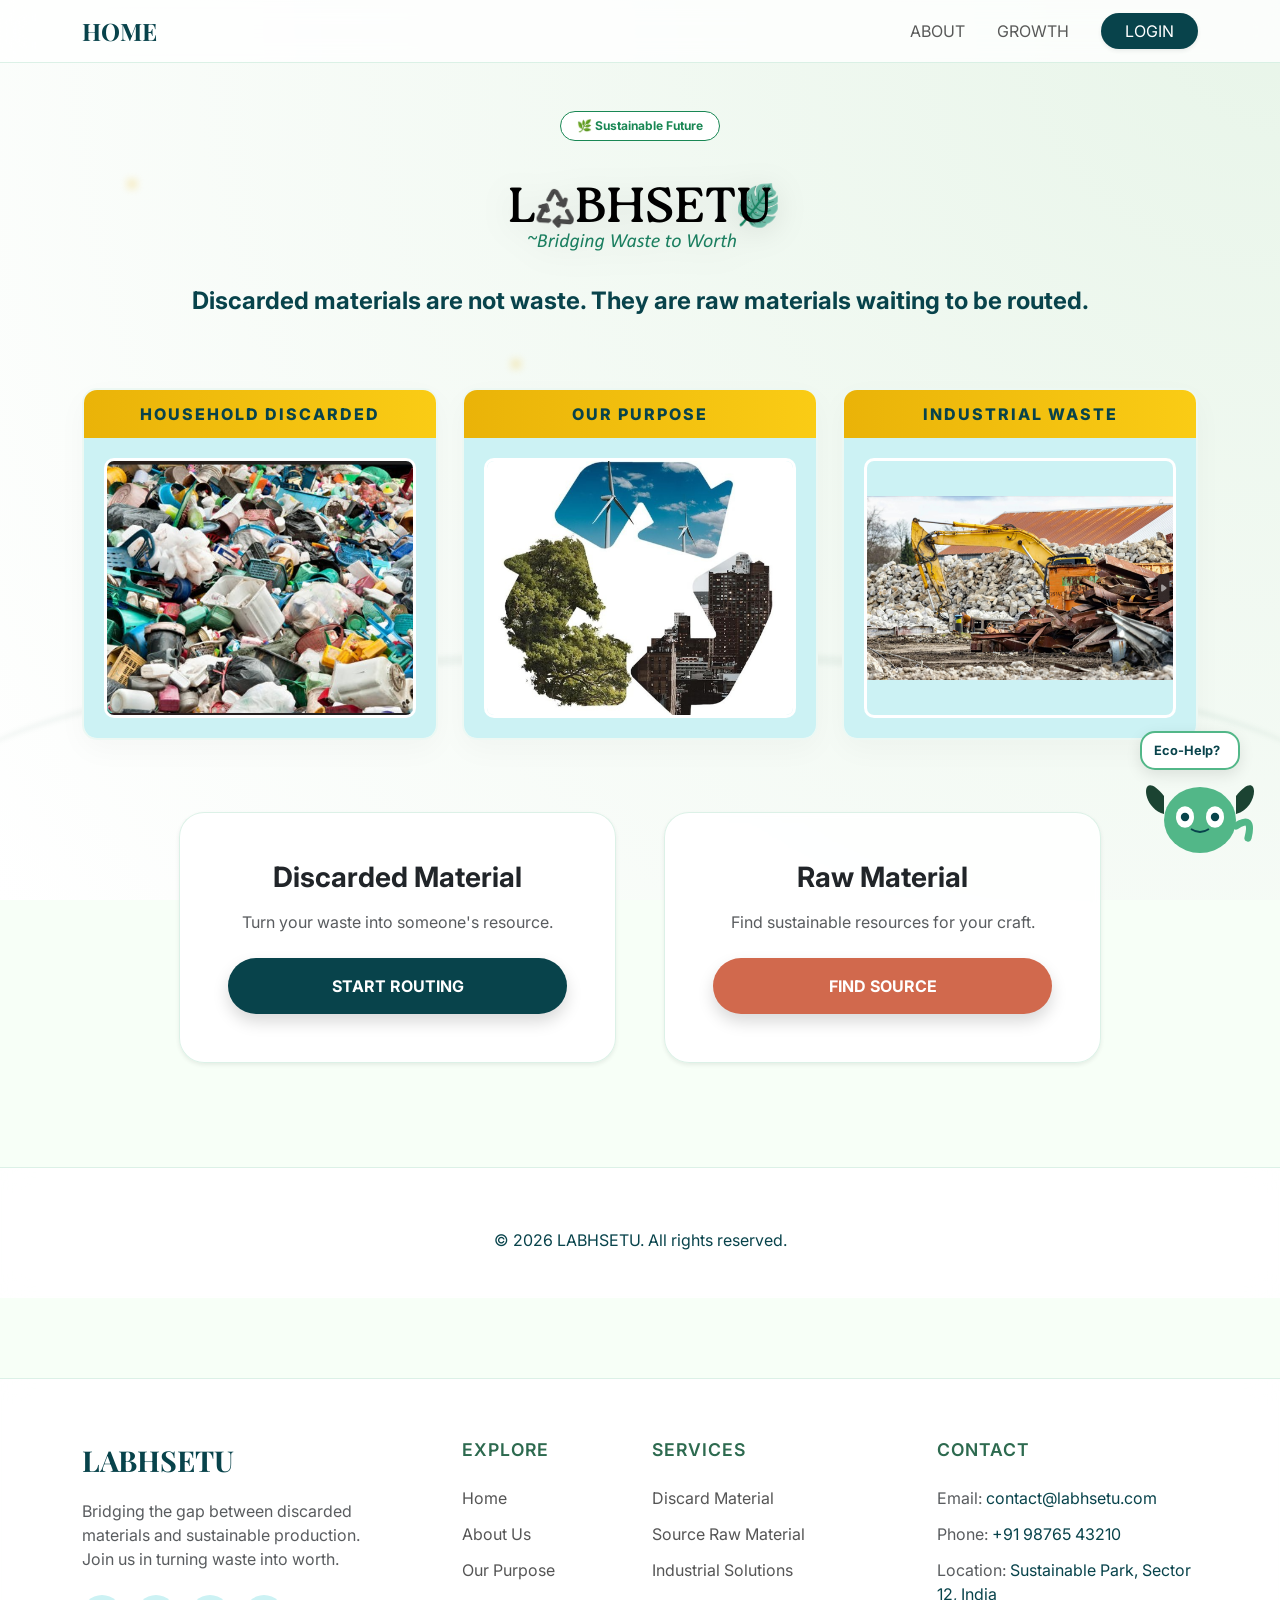
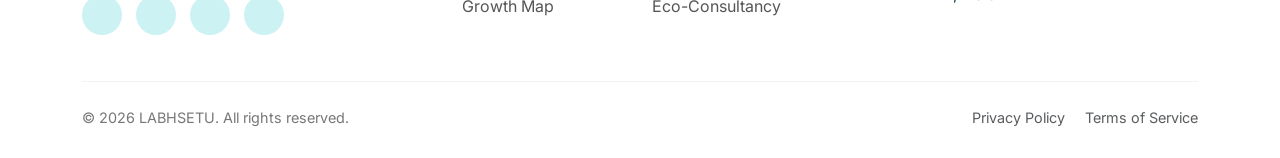
<file: index.html>
<!-- <!DOCTYPE html>
<html lang="en">
<head>
    <meta charset="UTF-8">
    <meta name="viewport" content="width=device-width, initial-scale=1.0">
    <title>LABHSETU | Bridge Waste to Worth</title>
    
    <link href="https://cdn.jsdelivr.net/npm/bootstrap@5.3.0/dist/css/bootstrap.min.css" rel="stylesheet">
    <link href="https://unpkg.com/aos@2.3.1/dist/aos.css" rel="stylesheet">
    <link href="https://fonts.googleapis.com/css2?family=Playfair+Display:wght@700&family=Inter:wght@300;400;600&display=swap" rel="stylesheet">

    <style>
        :root {
            --forest: #08434b;
            --teal-bg: #ccf2f4;
            --gold-header: #eab308;
            --nature-green: #2d6a4f;
            --lush-leaf: #52b788;
        }

        body {
            margin: 0;
            padding: 0;
            font-family: 'Inter', sans-serif;
            overflow-x: hidden;
            background-color: #f7fff7;
        }

        /* --- THE ULTIMATE AESTHETIC ECO-BACKGROUND --- */
        .labh-setu-bg {
            position: fixed;
            top: 0;
            left: 0;
            width: 100%;
            height: 100%;
            z-index: -1;
            /* Lush Gradient */
            background: radial-gradient(circle at top right, #e8f5e9, #ffffff),
                        linear-gradient(to bottom, #f1f8e9, #ffffff);
            overflow: hidden;
        }

        /* Floating Bridge Arch */
        .bridge-element {
            position: absolute;
            bottom: -50px;
            left: 50%;
            transform: translateX(-50%);
            width: 110%;
            height: 300px;
            border-top: 10px solid rgba(45, 106, 79, 0.05);
            border-radius: 50% 50% 0 0;
            filter: blur(2px);
        }

        /* More Greenery: Animated Leaves */
        .leaf {
            position: absolute;
            background: var(--lush-leaf);
            border-radius: 0 100% 0 100%;
            opacity: 0.2;
            filter: blur(1px);
            animation: drift-sway 15s infinite ease-in-out;
            bottom: -50px;
        }

        @keyframes drift-sway {
            0% { transform: translateY(0) rotate(0deg) translateX(0); opacity: 0; }
            20% { opacity: 0.5; }
            100% { transform: translateY(-110vh) rotate(720deg) translateX(150px); opacity: 0; }
        }

        /* Floating Forest Glow (Fireflies/Seeds) */
        .glow-orb {
            position: absolute;
            width: 8px;
            height: 8px;
            background: var(--gold-header);
            border-radius: 50%;
            filter: blur(4px);
            opacity: 0.4;
            animation: float-glow 8s infinite alternate;
        }

        @keyframes float-glow {
            from { transform: translateY(0) translateX(0); opacity: 0.2; }
            to { transform: translateY(-100px) translateX(50px); opacity: 0.6; }
        }

        /* --- NAVIGATION --- */
        .navbar {
            background: rgba(255, 255, 255, 0.8) !important;
            backdrop-filter: blur(15px);
            border-bottom: 1px solid rgba(82, 183, 136, 0.2);
        }

        .navbar-brand {
            color: var(--forest) !important;
            font-family: 'Playfair Display', serif;
            font-size: 1.5rem;
        }

        /* --- PORTAL STYLE IMAGE CARDS --- */
        .formal-card {
            border: 2px solid rgba(82, 183, 136, 0.1);
            border-radius: 15px;
            overflow: hidden;
            background: white;
            box-shadow: 0 10px 30px rgba(0,0,0,0.03);
            transition: 0.4s;
        }

        .formal-card:hover { transform: scale(1.02); }

        .card-header-gold {
            background: linear-gradient(90deg, #eab308, #facc15);
            color: var(--forest);
            padding: 12px;
            text-align: center;
            font-weight: 800;
            text-transform: uppercase;
            letter-spacing: 2px;
        }

        .card-content-teal {
            background-color: var(--teal-bg);
            padding: 20px;
            height: 300px;
        }

        .card-content-teal img {
            width: 100%;
            height: 100%;
            object-fit: cover;
            border-radius: 10px;
            border: 3px solid white;
        }

        /* --- BUTTON CARDS --- */
        .labh-card {
            border-radius: 25px;
            background: rgba(255, 255, 255, 0.9);
            border: 1px solid rgba(82, 183, 136, 0.2);
            backdrop-filter: blur(5px);
        }

        .btn-azure { background: var(--forest); color: white; border-radius: 30px; border: none; }
        .btn-source { background: #d1694d; color: white; border-radius: 30px; border: none; }

        .bento-card {
            background: rgba(255, 255, 255, 0.85);
            border-radius: 25px;
            border: 1px solid rgba(82, 183, 136, 0.1);
        }


        /* --- FOOTER STYLES --- */
        .labh-footer {
            background: rgba(255, 255, 255, 0.9);
            backdrop-filter: blur(15px);
            border-top: 1px solid rgba(82, 183, 136, 0.2);
            color: var(--forest);
            padding: 60px 0 30px;
            margin-top: 80px;
        }

        .footer-logo {
            font-family: 'Playfair Display', serif;
            font-size: 1.8rem;
            font-weight: 700;
            color: var(--forest);
            text-decoration: none;
        }

        .footer-heading {
            font-size: 1.1rem;
            font-weight: 600;
            margin-bottom: 25px;
            color: var(--nature-green);
            text-transform: uppercase;
            letter-spacing: 1px;
        }

        .footer-links {
            list-style: none;
            padding: 0;
        }

        .footer-links li {
            margin-bottom: 12px;
        }

        .footer-links a {
            color: #555;
            text-decoration: none;
            transition: 0.3s;
            font-weight: 400;
        }

        .footer-links a:hover {
            color: var(--lush-leaf);
            padding-left: 5px;
        }

        .social-icons a {
            display: inline-block;
            width: 40px;
            height: 40px;
            background: var(--teal-bg);
            color: var(--forest);
            text-align: center;
            line-height: 40px;
            border-radius: 50%;
            margin-right: 10px;
            transition: 0.3s;
        }

        .social-icons a:hover {
            background: var(--forest);
            color: white;
            transform: translateY(-3px);
        }

        .footer-bottom {
            border-top: 1px solid rgba(0,0,0,0.05);
            padding-top: 25px;
            margin-top: 40px;
            font-size: 0.9rem;
            color: #777;
        }



    </style>
</head>
<body>

    <div class="labh-setu-bg">
        <div class="bridge-element"></div>
        
        <div class="leaf" style="left: 5%; width: 20px; height: 30px; animation-duration: 12s;"></div>
        <div class="leaf" style="left: 25%; width: 15px; height: 25px; animation-duration: 18s; animation-delay: 2s;"></div>
        <div class="leaf" style="left: 50%; width: 25px; height: 35px; animation-duration: 15s; animation-delay: 4s;"></div>
        <div class="leaf" style="left: 80%; width: 18px; height: 28px; animation-duration: 20s; animation-delay: 1s;"></div>
        <div class="leaf" style="left: 95%; width: 22px; height: 32px; animation-duration: 14s; animation-delay: 6s;"></div>

        <div class="glow-orb" style="top: 20%; left: 10%;"></div>
        <div class="glow-orb" style="top: 60%; left: 85%;"></div>+
        <div class="glow-orb" style="top: 40%; left: 40%;"></div>
    </div>

    <nav class="navbar navbar-expand-lg sticky-top">
        <div class="container">
            <a class="navbar-brand fw-bold" href="#">HOME</a>
            <div class="collapse navbar-collapse justify-content-end">
                <ul class="navbar-nav align-items-center">
                    <li class="nav-item"><a class="nav-link px-3" href="about.html">ABOUT</a></li>
                    <li class="nav-item"><a class="nav-link px-3" href="growth.html">GROWTH</a></li>
                    <li class="nav-item ms-lg-3"><a class="btn btn-azure px-4 shadow-sm" href="login.html">LOGIN</a></li>
                </ul>
            </div>
        </div>
    </nav>

    <section class="py-5 text-center">
        <div class="container" data-aos="fade-up">
            <div class="mb-3">
                <span class="badge rounded-pill bg-white text-success border border-success px-3 py-2">🌿 Sustainable Future</span>
            </div>
            <img src="mainimg.png.png" alt="Labhsetu Logo" class="img-fluid mb-4" style="max-height: 140px; filter: drop-shadow(0 5px 15px rgba(0,0,0,0.1));">
            <h2 class="display-6 fw-bold mb-4" style="color: var(--forest); font-family: 'Gill Sans', 'Gill Sans MT', Calibri, 'Trebuchet MS', sans-serif; font-size: large;" >Discarded materials are not waste. They are raw materials waiting to be routed.</h2>
        </div>
    </section>

    <section class="container mb-5" data-aos="fade-up">
        <div class="row g-4">
            <div class="col-md-4">
                <div class="formal-card">
                    <div class="card-header-gold">Hoursehold Discarded</div>
                    <div class="card-content-teal">
                        <img src="img1.png" alt="Hoursehold Discarded">
                    </div>
                </div>
            </div>
            <div class="col-md-4">
                <div class="formal-card">
                    <div class="card-header-gold">Our Purpose</div>
                    <div class="card-content-teal">
                        <img src="img2.png" alt="Our Purpose">
                    </div>
                </div>
            </div>
            <div class="col-md-4">
                <div class="formal-card">
                    <div class="card-header-gold">Industrial Waste</div>
                    <div class="card-content-teal">
                        <img src="img3.png" alt="Industrial Waste" style="object-fit: contain;">
                    </div>
                </div>
            </div>
        </div>
    </section>

    <section class="container py-4">
        <div class="row g-5 justify-content-center">
            <div class="col-md-6 col-lg-5" data-aos="fade-right">
                <div class="labh-card p-5 h-100 shadow-sm text-center">
                    <div class="icon-header mb-4">
                        <span class="emoji">🗑️</span>
                        <span class="arrow mx-2">➔</span>
                        <span class="emoji">🎁</span>
                    </div>
                    <h3 class="fw-bold mb-3">Discarded Material</h3>
                    <p class="text-muted">Turn your waste into someone's resource.</p>
                    <a href="discard.html" class="btn btn-azure w-100 py-3 fw-bold mt-2 shadow">START ROUTING</a>
                </div>
            </div>

            <div class="col-md-6 col-lg-5" data-aos="fade-left">
                <div class="labh-card p-5 h-100 shadow-sm text-center">
                    <div class="icon-header mb-4">
                        <span class="emoji">🏭</span>
                        <span class="arrow mx-2">➔</span>
                        <span class="emoji">🛠️</span>
                    </div>
                    <h3 class="fw-bold mb-3">Raw Material</h3>
                    <p class="text-muted">Find sustainable resources for your craft.</p>
                    <a href="source.html" class="btn btn-source w-100 py-3 fw-bold mt-2 shadow">FIND SOURCE</a>
                </div>
            </div>
        </div>
    </section>


    <footer class="labh-footer">
        <div class="container">
            <div class="row g-4">
                <div class="col-lg-4 col-md-6">
                    <a href="#" class="footer-logo mb-3 d-block">LABHSETU</a>
                    <p class="text-muted mb-4" style="max-width: 300px;">
                        Bridging the gap between discarded materials and sustainable production. Join us in turning waste into worth.
                    </p>
                    <div class="social-icons">
                        <a href="#"><i class="fab fa-facebook-f"></i></a>
                        <a href="#"><i class="fab fa-twitter"></i></a>
                        <a href="#"><i class="fab fa-instagram"></i></a>
                        <a href="#"><i class="fab fa-linkedin-in"></i></a>
                    </div>
                </div>

                <div class="col-lg-2 col-md-6">
                    <h5 class="footer-heading">Explore</h5>
                    <ul class="footer-links">
                        <li><a href="#">Home</a></li>
                        <li><a href="about.html">About Us</a></li>
                        <li><a href="#">Our Purpose</a></li>
                        <li><a href="#">Growth Map</a></li>
                    </ul>
                </div>

                <div class="col-lg-3 col-md-6">
                    <h5 class="footer-heading">Services</h5>
                    <ul class="footer-links">
                        <li><a href="discard.html">Discard Material</a></li>
                        <li><a href="source.html">Source Raw Material</a></li>
                        <li><a href="#">Industrial Solutions</a></li>
                        <li><a href="#">Eco-Consultancy</a></li>
                    </ul>
                </div>

                <div class="col-lg-3 col-md-6">
                    <h5 class="footer-heading">Contact</h5>
                    <ul class="footer-links">
                        <li><span class="text-muted">Email:</span> contact@labhsetu.com</li>
                        <li><span class="text-muted">Phone:</span> +91 98765 43210</li>
                        <li><span class="text-muted">Location:</span> Sustainable Park, Sector 12, India</li>
                    </ul>
                </div>
            </div>

            <div class="footer-bottom text-center">
                <div class="row align-items-center">
                    <div class="col-md-6 text-md-start">
                        <p class="mb-0">&copy; 2026 LABHSETU. All rights reserved.</p>
                    </div>
                    <div class="col-md-6 text-md-end">
                        <a href="#" class="text-muted text-decoration-none me-3">Privacy Policy</a>
                        <a href="#" class="text-muted text-decoration-none">Terms of Service</a>
                    </div>
                </div>
            </div>
        </div>
    </footer>





    <script src="https://cdn.jsdelivr.net/npm/bootstrap@5.3.0/dist/js/bootstrap.bundle.min.js"></script>
    <script src="https://unpkg.com/aos@2.3.1/dist/aos.js"></script>
    <script>
        AOS.init({ duration: 1000, once: true });
    </script>
</body>
</html> -->








<!DOCTYPE html>
<html lang="en">
<head>
    <meta charset="UTF-8">
    <meta name="viewport" content="width=device-width, initial-scale=1.0">
    <title>LABHSETU | Bridge Waste to Worth</title>
    
    <link href="https://cdn.jsdelivr.net/npm/bootstrap@5.3.0/dist/css/bootstrap.min.css" rel="stylesheet">
    <link href="https://unpkg.com/aos@2.3.1/dist/aos.css" rel="stylesheet">
    <link href="https://fonts.googleapis.com/css2?family=Playfair+Display:wght@700&family=Inter:wght@300;400;600&display=swap" rel="stylesheet">

    <style>
        :root {
            --forest: #08434b;
            --teal-bg: #ccf2f4;
            --gold-header: #eab308;
            --nature-green: #2d6a4f;
            --lush-leaf: #52b788;
        }

        body {
            margin: 0;
            padding: 0;
            font-family: 'Inter', sans-serif;
            overflow-x: hidden;
            background-color: #f7fff7;
        }

        /* --- BACKGROUND & NAVIGATION (Retained from your code) --- */
        .labh-setu-bg { position: fixed; top: 0; left: 0; width: 100%; height: 100%; z-index: -1; background: radial-gradient(circle at top right, #e8f5e9, #ffffff), linear-gradient(to bottom, #f1f8e9, #ffffff); overflow: hidden; }
        .bridge-element { position: absolute; bottom: -50px; left: 50%; transform: translateX(-50%); width: 110%; height: 300px; border-top: 10px solid rgba(45, 106, 79, 0.05); border-radius: 50% 50% 0 0; filter: blur(2px); }
        .leaf { position: absolute; background: var(--lush-leaf); border-radius: 0 100% 0 100%; opacity: 0.2; filter: blur(1px); animation: drift-sway 15s infinite ease-in-out; bottom: -50px; }
        @keyframes drift-sway { 0% { transform: translateY(0) rotate(0deg) translateX(0); opacity: 0; } 20% { opacity: 0.5; } 100% { transform: translateY(-110vh) rotate(720deg) translateX(150px); opacity: 0; } }
        .glow-orb { position: absolute; width: 8px; height: 8px; background: var(--gold-header); border-radius: 50%; filter: blur(4px); opacity: 0.4; animation: float-glow 8s infinite alternate; }
        @keyframes float-glow { from { transform: translateY(0) translateX(0); opacity: 0.2; } to { transform: translateY(-100px) translateX(50px); opacity: 0.6; } }
        .navbar { background: rgba(255, 255, 255, 0.8) !important; backdrop-filter: blur(15px); border-bottom: 1px solid rgba(82, 183, 136, 0.2); }
        .navbar-brand { color: var(--forest) !important; font-family: 'Playfair Display', serif; font-size: 1.5rem; }

        /* --- CARDS & BUTTONS (Retained from your code) --- */
        .formal-card { border: 2px solid rgba(82, 183, 136, 0.1); border-radius: 15px; overflow: hidden; background: white; box-shadow: 0 10px 30px rgba(0,0,0,0.03); transition: 0.4s; }
        .formal-card:hover { transform: scale(1.02); }
        .card-header-gold { background: linear-gradient(90deg, #eab308, #facc15); color: var(--forest); padding: 12px; text-align: center; font-weight: 800; text-transform: uppercase; letter-spacing: 2px; }
        .card-content-teal { background-color: var(--teal-bg); padding: 20px; height: 300px; }
        .card-content-teal img { width: 100%; height: 100%; object-fit: cover; border-radius: 10px; border: 3px solid white; }
        .labh-card { border-radius: 25px; background: rgba(255, 255, 255, 0.9); border: 1px solid rgba(82, 183, 136, 0.2); backdrop-filter: blur(5px); }
        .btn-azure { background: var(--forest); color: white; border-radius: 30px; border: none; }
        .btn-source { background: #d1694d; color: white; border-radius: 30px; border: none; }

        /* --- FOOTER (Retained from your code) --- */
        .labh-footer { background: rgba(255, 255, 255, 0.9); backdrop-filter: blur(15px); border-top: 1px solid rgba(82, 183, 136, 0.2); color: var(--forest); padding: 60px 0 30px; margin-top: 80px; }
        .footer-logo { font-family: 'Playfair Display', serif; font-size: 1.8rem; font-weight: 700; color: var(--forest); text-decoration: none; }
        .footer-heading { font-size: 1.1rem; font-weight: 600; margin-bottom: 25px; color: var(--nature-green); text-transform: uppercase; letter-spacing: 1px; }
        .footer-links { list-style: none; padding: 0; }
        .footer-links li { margin-bottom: 12px; }
        .footer-links a { color: #555; text-decoration: none; transition: 0.3s; font-weight: 400; }
        .footer-links a:hover { color: var(--lush-leaf); padding-left: 5px; }

        /* --- STITCH CHATBOT STYLES (NEW) --- */
        #stitch-container {
            position: fixed;
            bottom: 20px;
            right: 20px;
            z-index: 9999;
            display: flex;
            flex-direction: column;
            align-items: flex-end;
        }

        #stitch-mascot {
            width: 120px;
            cursor: pointer;
            transition: transform 0.3s ease;
        }

        #stitch-mascot:hover { transform: scale(1.1) translateY(-5px); }

        .stitch-bubble {
            background: white;
            padding: 8px 12px;
            border-radius: 15px;
            font-size: 0.8rem;
            font-weight: bold;
            color: var(--forest);
            border: 2px solid var(--lush-leaf);
            margin-bottom: -10px;
            margin-right: 20px;
            box-shadow: 0 5px 15px rgba(0,0,0,0.1);
            animation: bounce 2s infinite;
        }

        @keyframes bounce { 0%, 100% { transform: translateY(0); } 50% { transform: translateY(-5px); } }

        /* SVG Animations */
        .stitch-lid { animation: stitch-blink 4s infinite; }
        @keyframes stitch-blink { 0%, 90%, 100% { height: 0; } 95% { height: 35px; } }
        
        .stitch-arm { transform-origin: center; animation: stitch-wave 2s infinite ease-in-out; }
        @keyframes stitch-wave { 0%, 100% { transform: rotate(0deg); } 50% { transform: rotate(-15deg); } }

        /* Chat Window */
        #stitch-window {
            width: 300px;
            height: 400px;
            background: white;
            border-radius: 20px;
            box-shadow: 0 10px 40px rgba(0,0,0,0.2);
            display: flex;
            flex-direction: column;
            overflow: hidden;
            margin-bottom: 20px;
            transition: all 0.4s cubic-bezier(0.175, 0.885, 0.32, 1.275);
            transform-origin: bottom right;
        }

        .chat-closed { transform: scale(0); opacity: 0; pointer-events: none; }

        .chat-header { background: var(--forest); color: white; padding: 15px; display: flex; justify-content: space-between; align-items: center; font-weight: 600; }
        .chat-body { flex: 1; padding: 15px; background: #f9fdf9; overflow-y: auto; display: flex; flex-direction: column; gap: 10px; }
        .ai-msg { background: #eef5f3; color: #333; padding: 10px; border-radius: 15px 15px 15px 0; font-size: 0.85rem; max-width: 85%; }
        .user-msg { background: var(--gold-header); color: #000; padding: 10px; border-radius: 15px 15px 0 15px; font-size: 0.85rem; max-width: 85%; align-self: flex-end; }
        .chat-input { padding: 10px; border-top: 1px solid #eee; display: flex; gap: 5px; }
        .chat-input input { flex: 1; border: none; outline: none; padding: 5px; }
        .chat-input button { background: var(--forest); color: white; border: none; border-radius: 50%; width: 30px; height: 30px; }



            /* --- FOOTER STYLES --- */
        .labh-footer {
            background: rgba(255, 255, 255, 0.9);
            backdrop-filter: blur(15px);
            border-top: 1px solid rgba(82, 183, 136, 0.2);
            color: var(--forest);
            padding: 60px 0 30px;
            margin-top: 80px;
        }

        .footer-logo {
            font-family: 'Playfair Display', serif;
            font-size: 1.8rem;
            font-weight: 700;
            color: var(--forest);
            text-decoration: none;
        }

        .footer-heading {
            font-size: 1.1rem;
            font-weight: 600;
            margin-bottom: 25px;
            color: var(--nature-green);
            text-transform: uppercase;
            letter-spacing: 1px;
        }

        .footer-links {
            list-style: none;
            padding: 0;
        }

        .footer-links li {
            margin-bottom: 12px;
        }

        .footer-links a {
            color: #555;
            text-decoration: none;
            transition: 0.3s;
            font-weight: 400;
        }

        .footer-links a:hover {
            color: var(--lush-leaf);
            padding-left: 5px;
        }

        .social-icons a {
            display: inline-block;
            width: 40px;
            height: 40px;
            background: var(--teal-bg);
            color: var(--forest);
            text-align: center;
            line-height: 40px;
            border-radius: 50%;
            margin-right: 10px;
            transition: 0.3s;
        }

        .social-icons a:hover {
            background: var(--forest);
            color: white;
            transform: translateY(-3px);
        }

        .footer-bottom {
            border-top: 1px solid rgba(0,0,0,0.05);
            padding-top: 25px;
            margin-top: 40px;
            font-size: 0.9rem;
            color: #777;
        }



    </style>
</head>
<body>

    <div class="labh-setu-bg">
        <div class="bridge-element"></div>
        <div class="leaf" style="left: 5%; width: 20px; height: 30px; animation-duration: 12s;"></div>
        <div class="leaf" style="left: 25%; width: 15px; height: 25px; animation-duration: 18s; animation-delay: 2s;"></div>
        <div class="leaf" style="left: 50%; width: 25px; height: 35px; animation-duration: 15s; animation-delay: 4s;"></div>
        <div class="leaf" style="left: 80%; width: 18px; height: 28px; animation-duration: 20s; animation-delay: 1s;"></div>
        <div class="leaf" style="left: 95%; width: 22px; height: 32px; animation-duration: 14s; animation-delay: 6s;"></div>
        <div class="glow-orb" style="top: 20%; left: 10%;"></div>
        <div class="glow-orb" style="top: 60%; left: 85%;"></div>
        <div class="glow-orb" style="top: 40%; left: 40%;"></div>
    </div>

    <nav class="navbar navbar-expand-lg sticky-top">
        <div class="container">
            <a class="navbar-brand fw-bold" href="#">HOME</a>
            <div class="collapse navbar-collapse justify-content-end">
                <ul class="navbar-nav align-items-center">
                    <li class="nav-item"><a class="nav-link px-3" href="about.html">ABOUT</a></li>
                    <li class="nav-item"><a class="nav-link px-3" href="growth.html">GROWTH</a></li>
                    <li class="nav-item ms-lg-3"><a class="btn btn-azure px-4 shadow-sm" href="login.html">LOGIN</a></li>
                </ul>
            </div>
        </div>
    </nav>

    <section class="py-5 text-center">
        <div class="container" data-aos="fade-up">
            <div class="mb-3">
                <span class="badge rounded-pill bg-white text-success border border-success px-3 py-2">🌿 Sustainable Future</span>
            </div>
            <img src="mainimg.png" alt="Labhsetu Logo" class="img-fluid mb-4" style="max-height: 140px; filter: drop-shadow(0 5px 15px rgba(0,0,0,0.1));">
            <h2 class="display-6 fw-bold mb-4" style="color: var(--forest); font-family: 'Inter', sans-serif; font-size: 1.5rem;" >Discarded materials are not waste. They are raw materials waiting to be routed.</h2>
        </div>
    </section>

    <section class="container mb-5" data-aos="fade-up">
        <div class="row g-4">
            <div class="col-md-4">
                <div class="formal-card">
                    <div class="card-header-gold">Household Discarded</div>
                    <div class="card-content-teal"><img src="img1.png" alt="img1"></div>
                </div>
            </div>
            <div class="col-md-4">
                <div class="formal-card">
                    <div class="card-header-gold">Our Purpose</div>
                    <div class="card-content-teal"><img src="img2.png" alt="img2"></div>
                </div>
            </div>
            <div class="col-md-4">
                <div class="formal-card">
                    <div class="card-header-gold">Industrial Waste</div>
                    <div class="card-content-teal"><img src="img3.png" alt="img3" style="object-fit: contain;"></div>
                </div>
            </div>
        </div>
    </section>

    <section class="container py-4">
        <div class="row g-5 justify-content-center">
            <div class="col-md-6 col-lg-5" data-aos="fade-right">
                <div class="labh-card p-5 h-100 shadow-sm text-center">
                    <h3 class="fw-bold mb-3">Discarded Material</h3>
                    <p class="text-muted">Turn your waste into someone's resource.</p>
                    <a href="discard.html" class="btn btn-azure w-100 py-3 fw-bold mt-2 shadow">START ROUTING</a>
                </div>
            </div>
            <div class="col-md-6 col-lg-5" data-aos="fade-left">
                <div class="labh-card p-5 h-100 shadow-sm text-center">
                    <h3 class="fw-bold mb-3">Raw Material</h3>
                    <p class="text-muted">Find sustainable resources for your craft.</p>
                    <a href="source.html" class="btn btn-source w-100 py-3 fw-bold mt-2 shadow">FIND SOURCE</a>
                </div>
            </div>
        </div>
    </section>

    <footer class="labh-footer">
        <div class="container text-center">
            <p>&copy; 2026 LABHSETU. All rights reserved.</p>
        </div>
    </footer>

    <div id="stitch-container">
        <div id="stitch-window" class="chat-closed">
            <div class="chat-header">
                <span>🍃 Stitchy Eco-AI</span>
                <button onclick="toggleChat()" style="background:none; border:none; color:white;">✕</button>
            </div>
            <div class="chat-body" id="chat-msgs">
                <div class="ai-msg">Aloha! I'm Stitchy. Meega Nala Kwesta! (That means: How can I help you save the Earth?)</div>
            </div>
            <div class="chat-input">
                <input type="text" id="chat-in" placeholder="Ask something...">
                <button onclick="sendMsg()">➔</button>
            </div>
        </div>

        <div id="stitch-mascot" onclick="toggleChat()">
            <div class="stitch-bubble">Eco-Help?</div>
            <svg viewBox="0 0 200 200" width="120" height="120">
                <path d="M40,60 C0,10 0,80 40,90 Z" fill="#1b4332" />
                <path d="M160,60 C200,10 200,80 160,90 Z" fill="#1b4332" />
                <ellipse cx="100" cy="100" rx="60" ry="55" fill="#52b788" />
                <ellipse cx="75" cy="95" rx="15" ry="18" fill="white" />
                <circle cx="75" cy="95" r="7" fill="#08434b" />
                <ellipse cx="125" cy="95" rx="15" ry="18" fill="white" />
                <circle cx="125" cy="95" r="7" fill="#08434b" />
                <rect class="stitch-lid" x="60" y="75" width="30" height="0" fill="#2d6a4f" />
                <rect class="stitch-lid" x="110" y="75" width="30" height="0" fill="#2d6a4f" />
                <path d="M85,115 Q100,125 115,115" stroke="#08434b" stroke-width="3" fill="none" />
                <path class="stitch-arm" d="M160,110 Q190,90 180,130" stroke="#52b788" stroke-width="12" stroke-linecap="round" fill="none" />
            </svg>
        </div>
    </div>


    <footer class="labh-footer">
        <div class="container">
            <div class="row g-4">
                <div class="col-lg-4 col-md-6">
                    <a href="#" class="footer-logo mb-3 d-block">LABHSETU</a>
                    <p class="text-muted mb-4" style="max-width: 300px;">
                        Bridging the gap between discarded materials and sustainable production. Join us in turning waste into worth.
                    </p>
                    <div class="social-icons">
                        <a href="#"><i class="fab fa-facebook-f"></i></a>
                        <a href="#"><i class="fab fa-twitter"></i></a>
                        <a href="#"><i class="fab fa-instagram"></i></a>
                        <a href="#"><i class="fab fa-linkedin-in"></i></a>
                    </div>
                </div>

                <div class="col-lg-2 col-md-6">
                    <h5 class="footer-heading">Explore</h5>
                    <ul class="footer-links">
                        <li><a href="#">Home</a></li>
                        <li><a href="about.html">About Us</a></li>
                        <li><a href="">Our Purpose</a></li>
                        <li><a href="growth.html">Growth Map</a></li>
                    </ul>
                </div>

                <div class="col-lg-3 col-md-6">
                    <h5 class="footer-heading">Services</h5>
                    <ul class="footer-links">
                        <li><a href="discard.html">Discard Material</a></li>
                        <li><a href="source.html">Source Raw Material</a></li>
                        <li><a href="#">Industrial Solutions</a></li>
                        <li><a href="#">Eco-Consultancy</a></li>
                    </ul>
                </div>

                <div class="col-lg-3 col-md-6">
                    <h5 class="footer-heading">Contact</h5>
                    <ul class="footer-links">
                        <li><span class="text-muted">Email:</span> contact@labhsetu.com</li>
                        <li><span class="text-muted">Phone:</span> +91 98765 43210</li>
                        <li><span class="text-muted">Location:</span> Sustainable Park, Sector 12, India</li>
                    </ul>
                </div>
            </div>

            <div class="footer-bottom text-center">
                <div class="row align-items-center">
                    <div class="col-md-6 text-md-start">
                        <p class="mb-0">&copy; 2026 LABHSETU. All rights reserved.</p>
                    </div>
                    <div class="col-md-6 text-md-end">
                        <a href="#" class="text-muted text-decoration-none me-3">Privacy Policy</a>
                        <a href="#" class="text-muted text-decoration-none">Terms of Service</a>
                    </div>
                </div>
            </div>
        </div>
    </footer>

    <script src="https://cdn.jsdelivr.net/npm/bootstrap@5.3.0/dist/js/bootstrap.bundle.min.js"></script>
    <script src="https://unpkg.com/aos@2.3.1/dist/aos.js"></script>
    <script>
        AOS.init({ duration: 1000, once: true });

        function toggleChat() {
            document.getElementById('stitch-window').classList.toggle('chat-closed');
        }

        // function sendMsg() {
        //     let input = document.getElementById('chat-in');
        //     let msgs = document.getElementById('chat-msgs');
        //     if(input.value.trim() != "") {
        //         msgs.innerHTML += `<div class="user-msg">${input.value}</div>`;
        //         input.value = "";
        //         setTimeout(() => {
        //             msgs.innerHTML += `<div class="ai-msg">Stitchy is processing that! Ohana means family, and family means no waste gets left behind! 🌿</div>`;
        //             msgs.scrollTop = msgs.scrollHeight;
        //         }, 1000);
        //     }
        // }

        function sendMsg() {
    let input = document.getElementById('chat-in');
    let msgs = document.getElementById('chat-msgs');
    let userText = input.value.trim();

    if(userText != "") {
        // 1. Display User Message
        msgs.innerHTML += `<div class="user-msg">${userText}</div>`;
        input.value = "";
        
        // --- ADD YOUR API CALL STARTING HERE (Approx Line 323) ---
        // You would typically use fetch() here to call your API
        fetch('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', {
            method: 'POST',
            headers: { 'Content-Type': 'application/json' },
            body: JSON.stringify({ message: userText })
        })
        .then(response => response.json())
        .then(data => {
            // 2. Display the real API response
            msgs.innerHTML += `<div class="ai-msg">${data.reply}</div>`;
            msgs.scrollTop = msgs.scrollHeight;
        })
        .catch(err => {
            console.error("API Error:", err);
            msgs.innerHTML += `<div class="ai-msg">Sorry, I'm having trouble connecting to my brain! 🌿</div>`;
        });
        // --- END API CALL ---
    }
}
    </script>
</body>
</html>
</file>
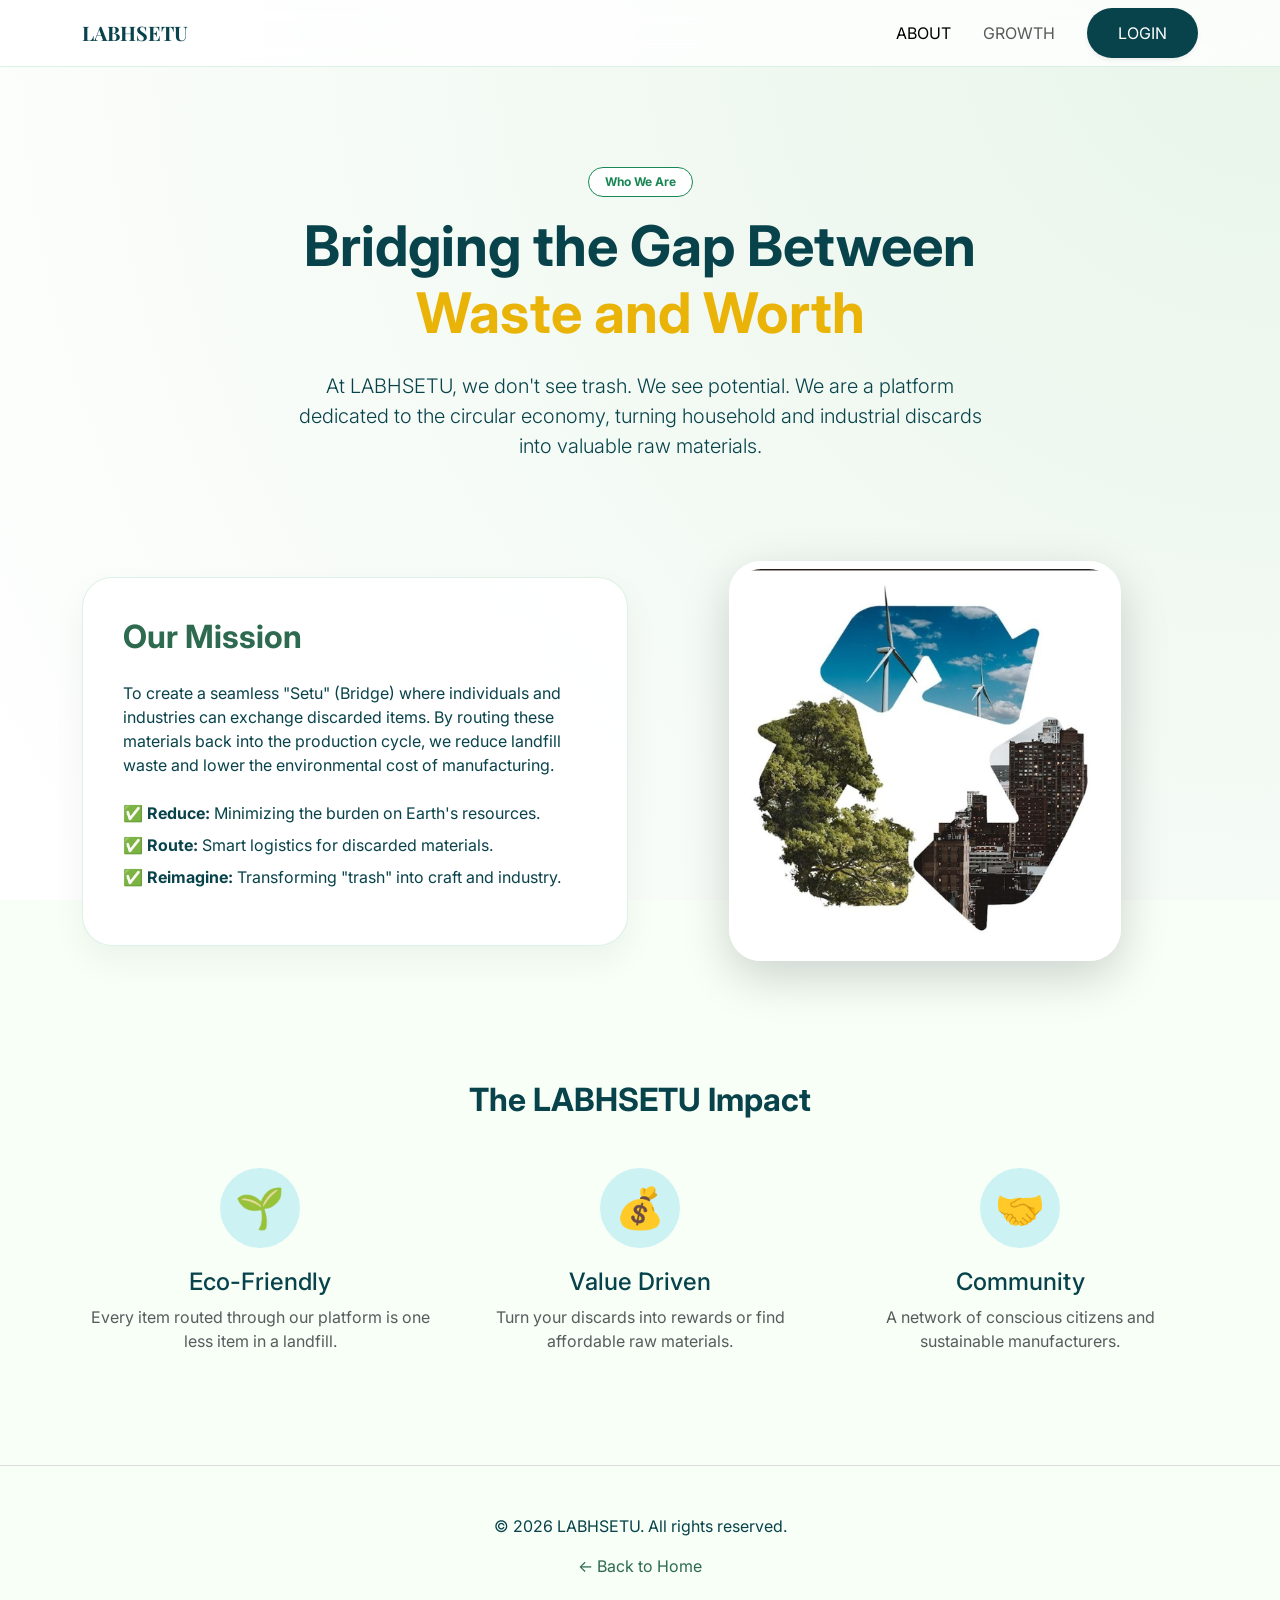
<file: about.html>
<!DOCTYPE html>
<html lang="en">
<head>
    <meta charset="UTF-8">
    <meta name="viewport" content="width=device-width, initial-scale=1.0">
    <title>About LABHSETU | Our Mission</title>
    
    <link href="https://cdn.jsdelivr.net/npm/bootstrap@5.3.0/dist/css/bootstrap.min.css" rel="stylesheet">
    <link href="https://unpkg.com/aos@2.3.1/dist/aos.css" rel="stylesheet">
    <link href="https://fonts.googleapis.com/css2?family=Playfair+Display:wght@700&family=Inter:wght@300;400;600&display=swap" rel="stylesheet">

    <style>
        :root {
            --forest: #08434b;
            --teal-bg: #ccf2f4;
            --gold-header: #eab308;
            --nature-green: #2d6a4f;
            --lush-leaf: #52b788;
        }

        body { font-family: 'Inter', sans-serif; background-color: #f7fff7; color: var(--forest); }

        /* Reusing your background logic */
        .labh-setu-bg { position: fixed; top: 0; left: 0; width: 100%; height: 100%; z-index: -1; background: radial-gradient(circle at top right, #e8f5e9, #ffffff), linear-gradient(to bottom, #f1f8e9, #ffffff); }

        .navbar { background: rgba(255, 255, 255, 0.8) !important; backdrop-filter: blur(15px); border-bottom: 1px solid rgba(82, 183, 136, 0.2); }
        .navbar-brand { color: var(--forest) !important; font-family: 'Playfair Display', serif; }

        .hero-about { padding: 100px 0 60px; text-align: center; }
        
        .mission-card {
            background: rgba(255, 255, 255, 0.9);
            border-radius: 30px;
            padding: 40px;
            border: 1px solid rgba(82, 183, 136, 0.2);
            box-shadow: 0 15px 35px rgba(0,0,0,0.05);
        }

        .highlight-gold { color: var(--gold-header); font-weight: 700; }
        
        .feature-icon {
            font-size: 2.5rem;
            margin-bottom: 20px;
            display: inline-block;
            background: var(--teal-bg);
            width: 80px;
            height: 80px;
            line-height: 80px;
            border-radius: 50%;
        }

        .btn-azure { background: var(--forest); color: white; border-radius: 30px; padding: 12px 30px; }
    </style>
</head>
<body>

    <div class="labh-setu-bg"></div>

    <nav class="navbar navbar-expand-lg sticky-top">
        <div class="container">
            <a class="navbar-brand fw-bold" href="index.html">LABHSETU</a>
            <div class="collapse navbar-collapse justify-content-end">
                <ul class="navbar-nav align-items-center">
                    <li class="nav-item"><a class="nav-link px-3 active" href="about.html">ABOUT</a></li>
                    <li class="nav-item"><a class="nav-link px-3" href="growth.html">GROWTH</a></li>
                    <li class="nav-item ms-lg-3"><a class="btn btn-azure shadow-sm" href="login.html">LOGIN</a></li>
                </ul>
            </div>
        </div>
    </nav>

    <header class="hero-about" data-aos="fade-down">
        <div class="container">
            <span class="badge rounded-pill bg-white text-success border border-success px-3 py-2 mb-3">Who We Are</span>
            <h1 class="display-4 fw-bold mb-4">Bridging the Gap Between<br><span class="highlight-gold">Waste and Worth</span></h1>
            <p class="lead mx-auto" style="max-width: 700px;">At LABHSETU, we don't see trash. We see potential. We are a platform dedicated to the circular economy, turning household and industrial discards into valuable raw materials.</p>
        </div>
    </header>

    <section class="container mb-5">
        <div class="row g-4 align-items-center">
            <div class="col-lg-6" data-aos="fade-right">
                <div class="mission-card">
                    <h2 class="fw-bold mb-4" style="color: var(--nature-green);">Our Mission</h2>
                    <p>To create a seamless "Setu" (Bridge) where individuals and industries can exchange discarded items. By routing these materials back into the production cycle, we reduce landfill waste and lower the environmental cost of manufacturing.</p>
                    <ul class="list-unstyled mt-4">
                        <li class="mb-2">✅ <strong>Reduce:</strong> Minimizing the burden on Earth's resources.</li>
                        <li class="mb-2">✅ <strong>Route:</strong> Smart logistics for discarded materials.</li>
                        <li class="mb-2">✅ <strong>Reimagine:</strong> Transforming "trash" into craft and industry.</li>
                    </ul>
                </div>
            </div>
            <div class="col-lg-6" data-aos="fade-left">
                <div class="p-4 text-center">
                    <img src="img2.png" alt="Sustainability" class="img-fluid rounded-5 shadow-lg" style="max-height: 400px; border: 8px solid white;">
                </div>
            </div>
        </div>
    </section>

    <section class="py-5">
        <div class="container text-center">
            <h2 class="fw-bold mb-5" data-aos="fade-up">The LABHSETU Impact</h2>
            <div class="row g-4">
                <div class="col-md-4" data-aos="zoom-in" data-aos-delay="100">
                    <div class="feature-icon">🌱</div>
                    <h4>Eco-Friendly</h4>
                    <p class="text-muted">Every item routed through our platform is one less item in a landfill.</p>
                </div>
                <div class="col-md-4" data-aos="zoom-in" data-aos-delay="200">
                    <div class="feature-icon">💰</div>
                    <h4>Value Driven</h4>
                    <p class="text-muted">Turn your discards into rewards or find affordable raw materials.</p>
                </div>
                <div class="col-md-4" data-aos="zoom-in" data-aos-delay="300">
                    <div class="feature-icon">🤝</div>
                    <h4>Community</h4>
                    <p class="text-muted">A network of conscious citizens and sustainable manufacturers.</p>
                </div>
            </div>
        </div>
    </section>

    <footer class="py-5 text-center mt-5" style="border-top: 1px solid #ddd;">
        <div class="container">
            <p>&copy; 2026 LABHSETU. All rights reserved.</p>
            <a href="index.html" class="text-decoration-none" style="color: var(--nature-green);">← Back to Home</a>
        </div>
    </footer>

    <script src="https://cdn.jsdelivr.net/npm/bootstrap@5.3.0/dist/js/bootstrap.bundle.min.js"></script>
    <script src="https://unpkg.com/aos@2.3.1/dist/aos.js"></script>
    <script>
        AOS.init({ duration: 1000, once: true });
    </script>
</body>
</html>
</file>
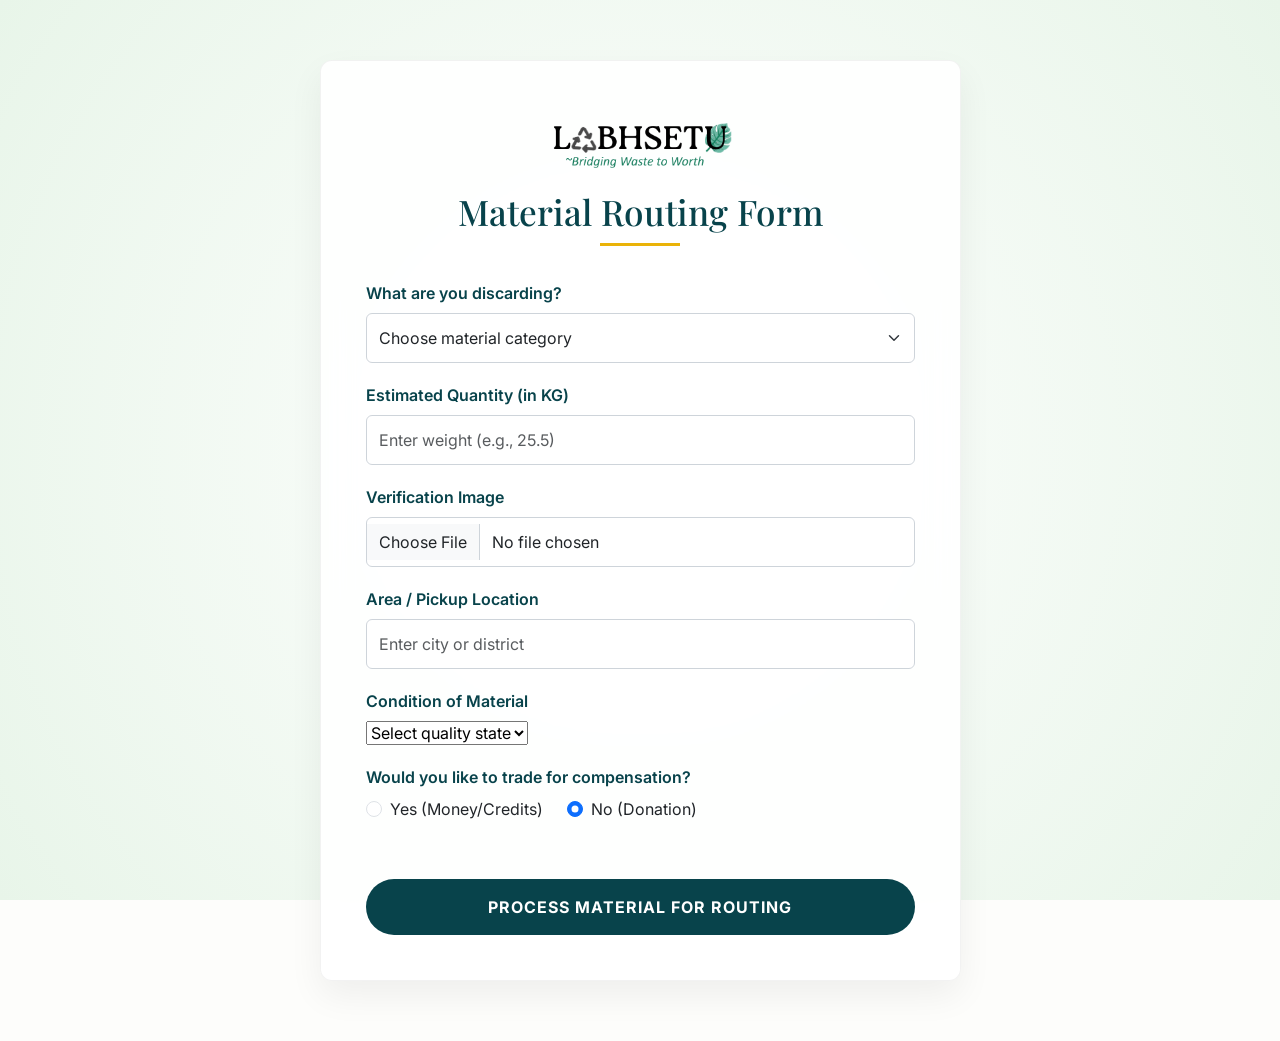
<file: discard.html>
<!DOCTYPE html>
<html lang="en">
<head>
    <meta charset="UTF-8">
    <meta name="viewport" content="width=device-width, initial-scale=1.0">
    <title>Material Routing | LABH SETU</title>
    
    <link href="https://cdn.jsdelivr.net/npm/bootstrap@5.3.0/dist/css/bootstrap.min.css" rel="stylesheet">
    <link href="https://unpkg.com/aos@2.3.1/dist/aos.css" rel="stylesheet">
    <link href="https://fonts.googleapis.com/css2?family=Playfair+Display:wght@700&family=Inter:wght@300;400;600&display=swap" rel="stylesheet">

    <style>
        :root {
            --forest: #08434b;
            --gold: #eab308;
            --ivory: #fdfdfb;
        }

        body {
            margin: 0;
            font-family: 'Inter', sans-serif;
            background-color: var(--ivory);
            overflow-x: hidden;
        }

        /* --- THE ROYAL ANIMATED BACKGROUND --- */
        #royal-bg-container {
            position: fixed;
            top: 0;
            left: 0;
            width: 100%;
            height: 100%;
            z-index: -1;
            background: radial-gradient(circle at 50% 50%, #ffffff 0%, #e8f5e9 100%);
        }

        canvas { position: absolute; top: 0; left: 0; pointer-events: none; }

        /* --- FORM STYLING --- */
        .glass-form-card {
            background: rgba(255, 255, 255, 0.9);
            backdrop-filter: blur(15px);
            border: 1px solid rgba(0,0,0,0.05);
            border-radius: 12px;
            padding: 45px;
            box-shadow: 0 15px 35px rgba(0,0,0,0.06);
            margin: 60px 0;
        }

        .main-heading {
            font-family: 'Playfair Display', serif;
            color: var(--forest);
            font-size: 2.2rem;
            margin-bottom: 10px;
        }

        .gold-divider {
            width: 80px;
            height: 3px;
            background: var(--gold);
            margin: 0 auto 35px;
        }

        .form-label {
            font-weight: 600;
            color: var(--forest);
            margin-top: 20px;
            margin-bottom: 8px;
            display: block;
        }

        .form-control, .form-select {
            border-radius: 6px;
            border: 1px solid #ced4da;
            padding: 12px;
            background-color: #fff;
        }

        .form-control:focus, .form-select:focus {
            border-color: var(--gold);
            box-shadow: 0 0 0 0.25rem rgba(234, 179, 8, 0.1);
        }

        /* Hidden Compensation Field Styling */
        #priceField {
            display: none;
            margin-top: 15px;
            padding: 15px;
            background: rgba(234, 179, 8, 0.05);
            border-radius: 8px;
            border-left: 4px solid var(--gold);
            animation: fadeIn 0.4s ease forwards;
        }

        @keyframes fadeIn {
            from { opacity: 0; transform: translateY(-10px); }
            to { opacity: 1; transform: translateY(0); }
        }

        .btn-routing {
            background-color: var(--forest);
            color: white;
            font-weight: 700;
            padding: 16px;
            border-radius: 30px;
            border: none;
            width: 100%;
            margin-top: 40px;
            text-transform: uppercase;
            letter-spacing: 1px;
            transition: 0.3s ease;
        }

        .btn-routing:hover {
            background-color: #063238;
            transform: translateY(-2px);
            box-shadow: 0 8px 20px rgba(8, 67, 75, 0.2);
        }

        .helper-text {
            font-size: 0.8rem;
            color: #6c757d;
            margin-top: 4px;
        }
    </style>
</head>
<body>

    <div id="royal-bg-container">
        <canvas id="leafCanvas"></canvas>
    </div>

    <div class="container">
        <div class="row justify-content-center">
            <div class="col-md-8 col-lg-7">
                <div class="glass-form-card" data-aos="fade-up">
                    <div class="text-center">
                        <img src="mainimg.png" alt="Labh Setu Logo" style="max-height: 70px; margin-bottom: 15px;">
                        <h1 class="main-heading">Material Routing Form</h1>
                        <div class="gold-divider"></div>
                    </div>

                    <form id="routingForm">
                        <div class="mb-3">
                            <label class="form-label">What are you discarding?</label>
                            <select class="form-select" required>
                                <option value="" disabled selected>Choose material category</option>
                                <option>Textile / Fabric Waste</option>
                                <option>Industrial Plastic / Polymers</option>
                                <option>Paper / Cardboard</option>
                                <option>Scrap Metal</option>
                                <option>Organic / Agricultural Waste</option>
                                <option>Construction & Demolition Debris</option>
                                <option>Other Synthetic Materials</option>
                            </select>
                        </div>

                        <div class="mb-3">
                            <label class="form-label">Estimated Quantity (in KG)</label>
                            <input type="number" step="0.01" class="form-control" placeholder="Enter weight (e.g., 25.5)" required>
                        </div>

                        <div class="mb-3">
                            <label class="form-label">Verification Image</label>
                            <input type="file" class="form-control" accept="image/*" required>
                        </div>

                        <div class="mb-3">
                            <label class="form-label">Area / Pickup Location</label>
                            <input type="text" class="form-control" placeholder="Enter city or district" required>
                        </div>

                        <div class="mb-3">
                            <label class="form-label">Condition of Material</label>
                            <select> class="form-select" required>
                                <option value="" disabled selected>Select quality state</option>
                                <option>Raw / Untouched</option>
                                <option>Processed</option>
                                <option>Damaged / Scrap</option>
                            </select>  
                        </div>

                        <div class="mb-3">
                            <label class="form-label">Would you like to trade for compensation?</label>
                            <div class="d-flex gap-4 mt-2">
                                <div class="form-check">
                                    <input class="form-check-input" type="radio" name="trade" id="tradeYes" value="yes" onclick="togglePrice(true)">
                                    <label class="form-check-label" for="tradeYes">Yes (Money/Credits)</label>
                                </div>
                                <div class="form-check">
                                    <input class="form-check-input" type="radio" name="trade" id="tradeNo" value="no" checked onclick="togglePrice(false)">
                                    <label class="form-check-label" for="tradeNo">No (Donation)</label>
                                </div>
                            </div>
                        </div>

                        <div id="priceField">
                            <label class="form-label">Expected Amount (₹)</label>
                            <input type="number" class="form-control" placeholder="Enter your expected price">
                            <div class="helper-text">Our bridge will verify this based on current market worth.</div>
                        </div>

                        <button type="submit" class="btn-routing">Process Material for Routing</button>
                    </form>
                </div>
            </div>
        </div>
    </div>

    <script src="https://unpkg.com/aos@2.3.1/dist/aos.js"></script>
    <script>
        AOS.init();

        // Function to show/hide the price field
        function togglePrice(show) {
            const priceDiv = document.getElementById('priceField');
            priceDiv.style.display = show ? 'block' : 'none';
        }

        // --- ROYAL LEAF ANIMATION SCRIPT ---
        const canvas = document.getElementById('leafCanvas');
        const ctx = canvas.getContext('2d');
        let leaves = [];

        function init() {
            canvas.width = window.innerWidth;
            canvas.height = window.innerHeight;
            leaves = [];
            for (let i = 0; i < 20; i++) leaves.push(new Leaf());
        }

        class Leaf {
            constructor() { this.reset(); }
            reset() {
                this.x = Math.random() * canvas.width;
                this.y = Math.random() * -canvas.height;
                this.size = Math.random() * 12 + 6;
                this.speedY = Math.random() * 0.6 + 0.4;
                this.opacity = Math.random() * 0.3 + 0.1;
                this.angle = Math.random() * 360;
                this.spin = Math.random() * 0.4 - 0.2;
            }
            update() {
                this.y += this.speedY;
                this.x += Math.sin(this.y / 120);
                this.angle += this.spin;
                if (this.y > canvas.height) this.reset();
            }
            draw() {
                ctx.save();
                ctx.translate(this.x, this.y);
                ctx.rotate(this.angle * Math.PI / 180);
                ctx.fillStyle = '#a5d6a7';
                ctx.globalAlpha = this.opacity;
                ctx.beginPath();
                ctx.moveTo(0, 0);
                ctx.quadraticCurveTo(this.size, -this.size, this.size * 2, 0);
                ctx.quadraticCurveTo(this.size, this.size, 0, 0);
                ctx.fill();
                ctx.restore();
            }
        }

        function animate() {
            ctx.clearRect(0, 0, canvas.width, canvas.height);
            leaves.forEach(l => { l.update(); l.draw(); });
            requestAnimationFrame(animate);
        }

        init(); animate();
        window.onresize = init;
    </script>
</body>
</html>
</file>
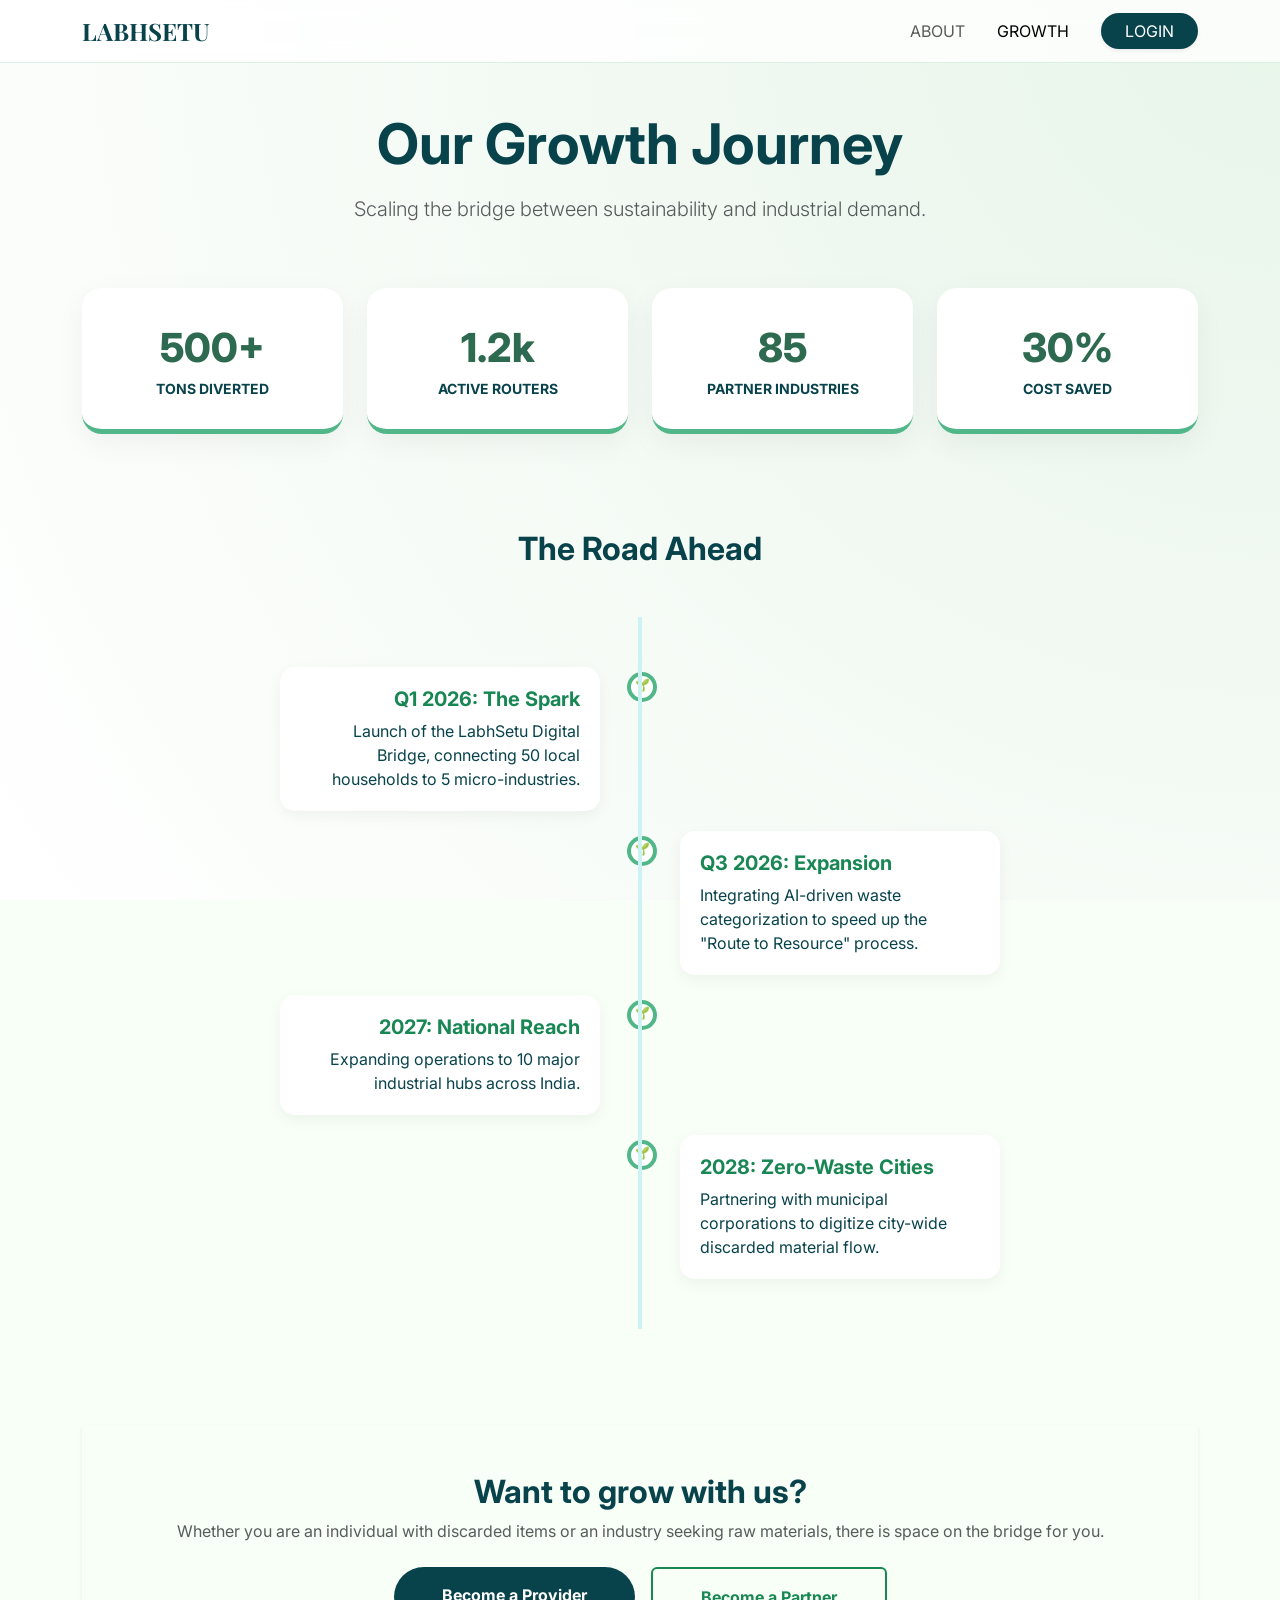
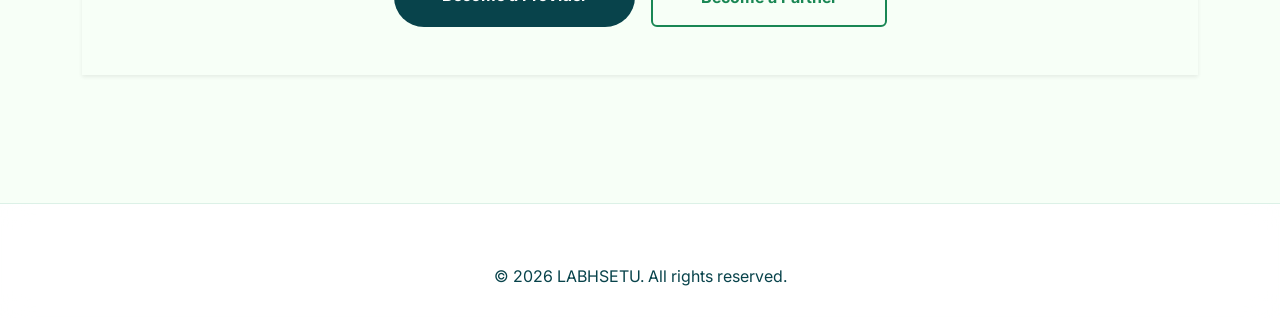
<file: growth.html>
<!DOCTYPE html>
<html lang="en">
<head>
    <meta charset="UTF-8">
    <meta name="viewport" content="width=device-width, initial-scale=1.0">
    <title>Growth Map | LABHSETU</title>
    
    <link href="https://cdn.jsdelivr.net/npm/bootstrap@5.3.0/dist/css/bootstrap.min.css" rel="stylesheet">
    <link href="https://unpkg.com/aos@2.3.1/dist/aos.css" rel="stylesheet">
    <link href="https://fonts.googleapis.com/css2?family=Playfair+Display:wght@700&family=Inter:wght@300;400;600&display=swap" rel="stylesheet">

    <style>
        :root {
            --forest: #08434b;
            --teal-bg: #ccf2f4;
            --gold-header: #eab308;
            --nature-green: #2d6a4f;
            --lush-leaf: #52b788;
        }

        body {
            font-family: 'Inter', sans-serif;
            background-color: #f7fff7;
            color: var(--forest);
            overflow-x: hidden;
        }

        /* Reusing your beautiful background */
        .labh-setu-bg { position: fixed; top: 0; left: 0; width: 100%; height: 100%; z-index: -1; background: radial-gradient(circle at top right, #e8f5e9, #ffffff), linear-gradient(to bottom, #f1f8e9, #ffffff); }
        
        .navbar { background: rgba(255, 255, 255, 0.8) !important; backdrop-filter: blur(15px); border-bottom: 1px solid rgba(82, 183, 136, 0.2); }
        .navbar-brand { color: var(--forest) !important; font-family: 'Playfair Display', serif; font-size: 1.5rem; }
        .btn-azure { background: var(--forest); color: white; border-radius: 30px; border: none; }

        /* --- GROWTH SPECIFIC STYLES --- */
        .stat-card {
            background: white;
            border-radius: 20px;
            padding: 30px;
            text-align: center;
            box-shadow: 0 10px 30px rgba(0,0,0,0.05);
            border-bottom: 5px solid var(--lush-leaf);
            transition: 0.3s;
        }
        .stat-card:hover { transform: translateY(-10px); }
        .stat-number { font-size: 2.5rem; font-weight: 800; color: var(--nature-green); }

        /* Timeline */
        .timeline { position: relative; max-width: 800px; margin: 0 auto; padding: 40px 0; }
        .timeline::after { content: ''; position: absolute; width: 4px; background: var(--teal-bg); top: 0; bottom: 0; left: 50%; margin-left: -2px; }
        .timeline-item { padding: 10px 40px; position: relative; width: 50%; }
        .timeline-item::after { content: '🌱'; position: absolute; width: 30px; height: 30px; right: -17px; background-color: white; border: 4px solid var(--lush-leaf); top: 15px; border-radius: 50%; z-index: 1; text-align: center; font-size: 12px; }
        .left { left: 0; text-align: right; }
        .right { left: 50%; }
        .right::after { left: -13px; }
        .timeline-content { padding: 20px; background: white; border-radius: 15px; box-shadow: 0 5px 15px rgba(0,0,0,0.05); }

        /* --- FOOTER & CHATBOT (Reused from your code) --- */
        .labh-footer { background: rgba(255, 255, 255, 0.9); backdrop-filter: blur(15px); border-top: 1px solid rgba(82, 183, 136, 0.2); padding: 60px 0 30px; margin-top: 80px; }
    </style>
</head>
<body>

    <div class="labh-setu-bg"></div>

    <nav class="navbar navbar-expand-lg sticky-top">
        <div class="container">
            <a class="navbar-brand fw-bold" href="index.html">LABHSETU</a>
            <div class="collapse navbar-collapse justify-content-end">
                <ul class="navbar-nav align-items-center">
                    <li class="nav-item"><a class="nav-link px-3" href="about.html">ABOUT</a></li>
                    <li class="nav-item"><a class="nav-link px-3 active" href="growth.html">GROWTH</a></li>
                    <li class="nav-item ms-lg-3"><a class="btn btn-azure px-4 shadow-sm" href="login.html">LOGIN</a></li>
                </ul>
            </div>
        </div>
    </nav>

    <header class="py-5 text-center" data-aos="fade-down">
        <div class="container">
            <h1 class="display-4 fw-bold mb-3">Our Growth Journey</h1>
            <p class="lead text-muted">Scaling the bridge between sustainability and industrial demand.</p>
        </div>
    </header>

    <section class="container mb-5">
        <div class="row g-4">
            <div class="col-md-3" data-aos="zoom-in" data-aos-delay="100">
                <div class="stat-card">
                    <div class="stat-number">500+</div>
                    <div class="text-uppercase small fw-bold">Tons Diverted</div>
                </div>
            </div>
            <div class="col-md-3" data-aos="zoom-in" data-aos-delay="200">
                <div class="stat-card">
                    <div class="stat-number">1.2k</div>
                    <div class="text-uppercase small fw-bold">Active Routers</div>
                </div>
            </div>
            <div class="col-md-3" data-aos="zoom-in" data-aos-delay="300">
                <div class="stat-card">
                    <div class="stat-number">85</div>
                    <div class="text-uppercase small fw-bold">Partner Industries</div>
                </div>
            </div>
            <div class="col-md-3" data-aos="zoom-in" data-aos-delay="400">
                <div class="stat-card">
                    <div class="stat-number">30%</div>
                    <div class="text-uppercase small fw-bold">Cost Saved</div>
                </div>
            </div>
        </div>
    </section>

    <section class="container py-5">
        <h2 class="text-center fw-bold mb-5">The Road Ahead</h2>
        <div class="timeline">
            <div class="timeline-item left" data-aos="fade-right">
                <div class="timeline-content">
                    <h5 class="fw-bold text-success">Q1 2026: The Spark</h5>
                    <p class="mb-0">Launch of the LabhSetu Digital Bridge, connecting 50 local households to 5 micro-industries.</p>
                </div>
            </div>
            <div class="timeline-item right" data-aos="fade-left">
                <div class="timeline-content">
                    <h5 class="fw-bold text-success">Q3 2026: Expansion</h5>
                    <p class="mb-0">Integrating AI-driven waste categorization to speed up the "Route to Resource" process.</p>
                </div>
            </div>
            <div class="timeline-item left" data-aos="fade-right">
                <div class="timeline-content">
                    <h5 class="fw-bold text-success">2027: National Reach</h5>
                    <p class="mb-0">Expanding operations to 10 major industrial hubs across India.</p>
                </div>
            </div>
            <div class="timeline-item right" data-aos="fade-left">
                <div class="timeline-content">
                    <h5 class="fw-bold text-success">2028: Zero-Waste Cities</h5>
                    <p class="mb-0">Partnering with municipal corporations to digitize city-wide discarded material flow.</p>
                </div>
            </div>
        </div>
    </section>

    <section class="container text-center py-5">
        <div class="labh-card p-5 shadow-sm" data-aos="flip-up">
            <h2 class="fw-bold">Want to grow with us?</h2>
            <p class="text-muted mb-4">Whether you are an individual with discarded items or an industry seeking raw materials, there is space on the bridge for you.</p>
            <div class="d-flex justify-content-center gap-3">
                <a href="discard.html" class="btn btn-azure px-5 py-3 fw-bold">Become a Provider</a>
                <a href="source.html" class="btn btn-outline-success border-2 px-5 py-3 fw-bold">Become a Partner</a>
            </div>
        </div>
    </section>

    <footer class="labh-footer">
        <div class="container text-center">
            <p class="mb-0">&copy; 2026 LABHSETU. All rights reserved.</p>
        </div>
    </footer>

    <script src="https://cdn.jsdelivr.net/npm/bootstrap@5.3.0/dist/js/bootstrap.bundle.min.js"></script>
    <script src="https://unpkg.com/aos@2.3.1/dist/aos.js"></script>
    <script>
        AOS.init({ duration: 1000, once: true });
    </script>
</body>
</html>
</file>
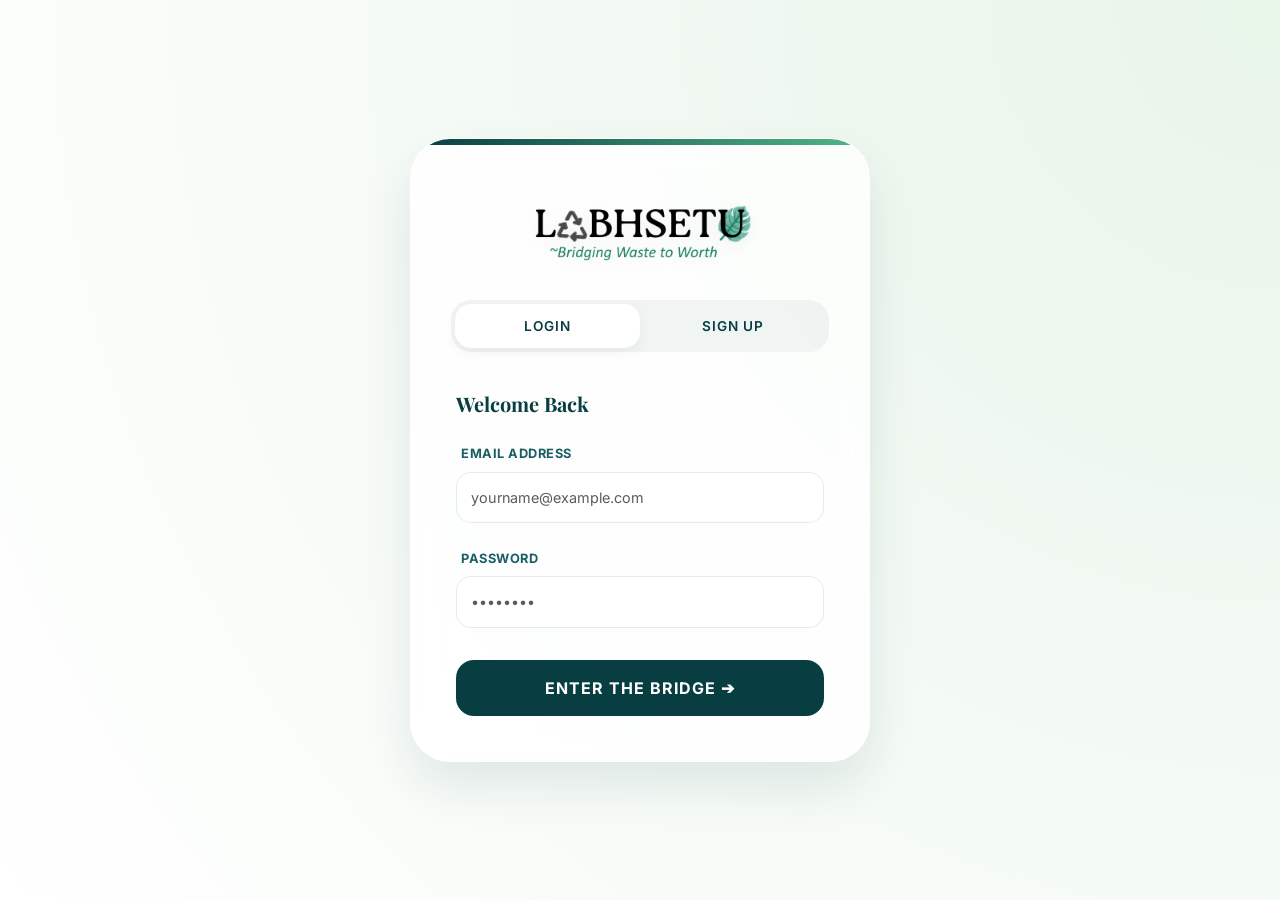
<file: login.html>
<!DOCTYPE html>
<html lang="en">
<head>
    <meta charset="UTF-8">
    <meta name="viewport" content="width=device-width, initial-scale=1.0">
    <title>LABHSETU | Secure Access</title>
    
    <link href="https://cdn.jsdelivr.net/npm/bootstrap@5.3.0/dist/css/bootstrap.min.css" rel="stylesheet">
    <link href="https://unpkg.com/aos@2.3.1/dist/aos.css" rel="stylesheet">
    <link href="https://fonts.googleapis.com/css2?family=Playfair+Display:wght@700&family=Inter:wght@300;400;600&display=swap" rel="stylesheet">

    <style>
        :root {
            --forest-deep: #083d41;
            --bridge-teal: #1a5e63;
            --sage-muted: #8da898;
            --leaf-light: #52b788;
            --glass-white: rgba(255, 255, 255, 0.8);
        }

        body {
            margin: 0;
            padding: 0;
            font-family: 'Inter', sans-serif;
            background-color: #f7fff7;
            min-height: 100vh;
            overflow-x: hidden;
        }

        /* --- DYNAMIC ECO-BACKGROUND --- */
        .labh-setu-bg {
            position: fixed;
            top: 0; left: 0; width: 100%; height: 100%;
            z-index: -1;
            background: radial-gradient(circle at top right, #e8f5e9, #ffffff),
                        linear-gradient(to bottom, #f1f8e9, #ffffff);
        }

        .leaf {
            position: absolute;
            background: var(--leaf-light);
            border-radius: 0 100% 0 100%;
            opacity: 0.15;
            animation: drift-sway 18s infinite ease-in-out;
            bottom: -50px;
        }

        @keyframes drift-sway {
            0% { transform: translateY(0) rotate(0deg) scale(1); opacity: 0; }
            20% { opacity: 0.4; }
            100% { transform: translateY(-110vh) rotate(360deg) scale(1.2); opacity: 0; }
        }

        /* --- AUTH CARD: GLASSMORPHISM --- */
        .auth-container {
            min-height: 100vh;
            display: flex;
            align-items: center;
            justify-content: center;
            padding: 20px;
        }

        .glass-card {
            width: 100%;
            max-width: 460px;
            background: var(--glass-white);
            backdrop-filter: blur(15px);
            -webkit-backdrop-filter: blur(15px);
            border: 1px solid rgba(255, 255, 255, 0.5);
            border-radius: 40px;
            box-shadow: 0 25px 50px rgba(8, 61, 65, 0.1);
            overflow: hidden;
        }

        .card-accent-bar {
            height: 6px;
            background: linear-gradient(90deg, var(--forest-deep), var(--leaf-light));
        }

        /* --- CUSTOM TABS --- */
        .auth-tabs {
            display: flex;
            background: rgba(8, 61, 65, 0.05);
            margin: 30px 40px 10px;
            border-radius: 20px;
            padding: 4px;
        }

        .tab-btn {
            flex: 1;
            border: none;
            background: none;
            padding: 12px;
            font-weight: 600;
            border-radius: 16px;
            color: var(--forest-deep);
            transition: all 0.4s cubic-bezier(0.4, 0, 0.2, 1);
            font-size: 0.85rem;
            letter-spacing: 1px;
        }

        .tab-btn.active {
            background: white;
            color: var(--forest-deep);
            box-shadow: 0 4px 12px rgba(0,0,0,0.05);
        }

        .form-content {
            padding: 30px 45px 45px;
        }

        .form-label {
            font-size: 0.8rem;
            text-transform: uppercase;
            letter-spacing: 0.5px;
            font-weight: 700;
            color: var(--bridge-teal);
            margin-bottom: 8px;
            margin-left: 5px;
        }

        .form-control, .form-select {
            border-radius: 15px;
            border: 1px solid rgba(8, 61, 65, 0.1);
            padding: 14px;
            background: white;
            margin-bottom: 22px;
            font-size: 0.9rem;
            transition: 0.3s;
        }

        .form-control:focus {
            border-color: var(--leaf-light);
            box-shadow: 0 0 0 4px rgba(82, 183, 136, 0.1);
        }

        /* --- THE BRIDGE BUTTON --- */
        .btn-bridge {
            background: var(--forest-deep);
            color: white;
            border: none;
            border-radius: 18px;
            width: 100%;
            padding: 16px;
            font-weight: 700;
            letter-spacing: 1px;
            transition: 0.4s;
            margin-top: 10px;
        }

        .btn-bridge:hover {
            background: #0b5358;
            transform: translateY(-3px);
            box-shadow: 0 10px 20px rgba(8, 61, 65, 0.2);
            color: white;
        }

        .hidden-form { display: none; }

        .logo-box {
            text-align: center;
            padding-top: 40px;
        }

        .logo-box img {
            max-height: 85px;
            filter: drop-shadow(0 4px 8px rgba(0,0,0,0.05));
        }
    </style>
</head>
<body>

    <div class="labh-setu-bg">
        <div class="leaf" style="left: 10%; width: 25px; height: 35px; animation-duration: 15s;"></div>
        <div class="leaf" style="left: 30%; width: 15px; height: 25px; animation-duration: 20s; animation-delay: 2s;"></div>
        <div class="leaf" style="left: 70%; width: 20px; height: 30px; animation-duration: 18s; animation-delay: 5s;"></div>
        <div class="leaf" style="left: 90%; width: 22px; height: 32px; animation-duration: 12s; animation-delay: 1s;"></div>
    </div>

    <div class="auth-container">
        <div class="glass-card" data-aos="fade-up">
            <div class="card-accent-bar"></div>
            
            <div class="logo-box">
                <img src="mainimg.png" alt="Labhsetu Logo">
            </div>

            <div class="auth-tabs">
                <button class="tab-btn active" onclick="toggleAuth('login')">LOGIN</button>
                <button class="tab-btn" onclick="toggleAuth('signup')">SIGN UP</button>
            </div>

            <div class="form-content">
                <div id="login-panel">
                    <h5 class="fw-bold mb-4" style="color: var(--forest-deep); font-family: 'Playfair Display', serif;">Welcome Back</h5>
                    <form action="index.html">
                        <label class="form-label">Email Address</label>
                        <input type="email" class="form-control" placeholder="yourname@example.com" required>
                        
                        <label class="form-label">Password</label>
                        <input type="password" class="form-control" placeholder="••••••••" required>
                        
                        <button type="submit" class="btn-bridge">ENTER THE BRIDGE ➔</button>
                    </form>
                </div>

                <div id="signup-panel" class="hidden-form">
                    <h5 class="fw-bold mb-4" style="color: var(--forest-deep); font-family: 'Playfair Display', serif;">Create Account</h5>
                    <form action="index.html">
                        <label class="form-label">Full Name</label>
                        <input type="text" class="form-control" placeholder="John Doe" required>

                       

                        <label class="form-label">Email Address</label>
                        <input type="email" class="form-control" placeholder="email@example.com" required>

                        <label class="form-label">Password</label>
                        <input type="password" class="form-control" placeholder="••••••••" required>
                        
                        <button type="submit" class="btn-bridge">START JOURNEY ➔</button>
                    </form>
                </div>
            </div>
        </div>
    </div>

    <script src="https://unpkg.com/aos@2.3.1/dist/aos.js"></script>
    <script>
        AOS.init({ duration: 1000, once: true });

        function toggleAuth(mode) {
            const login = document.getElementById('login-panel');
            const signup = document.getElementById('signup-panel');
            const btns = document.querySelectorAll('.tab-btn');

            btns.forEach(b => b.classList.remove('active'));

            if(mode === 'login') {
                login.style.display = 'block';
                signup.style.display = 'none';
                btns[0].classList.add('active');
            } else {
                login.style.display = 'none';
                signup.style.display = 'block';
                btns[1].classList.add('active');
            }
        }
    </script>
</body>
</html>
</file>
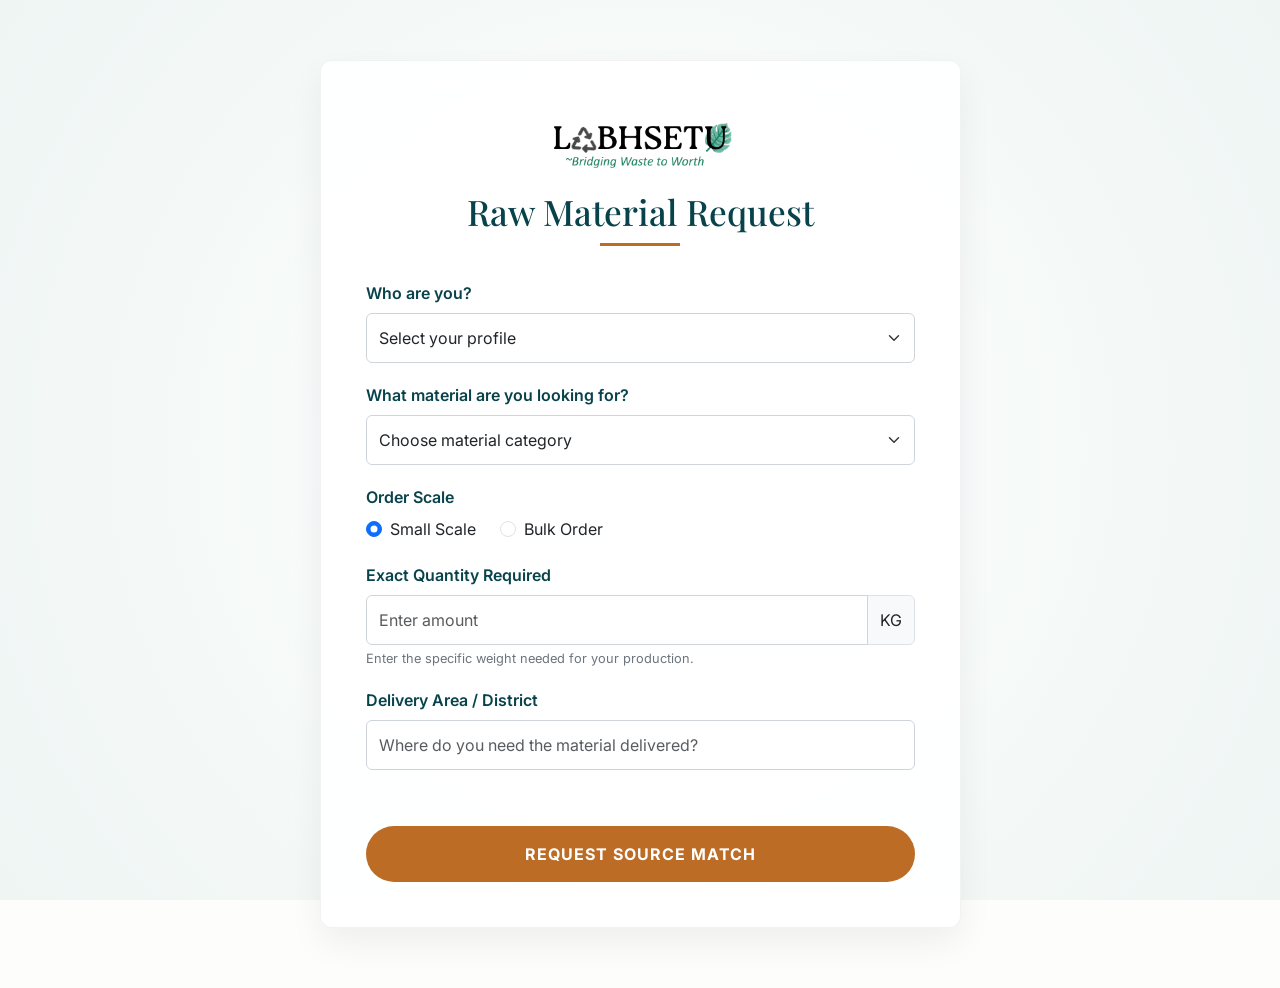
<file: source.html>
<!DOCTYPE html>
<html lang="en">
<head>
    <meta charset="UTF-8">
    <meta name="viewport" content="width=device-width, initial-scale=1.0">
    <title>Raw Material Request | LABH SETU</title>
    
    <link href="https://cdn.jsdelivr.net/npm/bootstrap@5.3.0/dist/css/bootstrap.min.css" rel="stylesheet">
    <link href="https://unpkg.com/aos@2.3.1/dist/aos.css" rel="stylesheet">
    <link href="https://fonts.googleapis.com/css2?family=Playfair+Display:wght@700&family=Inter:wght@300;400;600&display=swap" rel="stylesheet">

    <style>
        :root {
            --forest: #08434b;
            --gold: #eab308;
            --ivory: #fdfdfb;
            --earth: #bc6c25;
        }

        body {
            margin: 0;
            font-family: 'Inter', sans-serif;
            background-color: var(--ivory);
            overflow-x: hidden;
        }

        /* --- ROYAL ANIMATED BACKGROUND --- */
        #royal-bg-container {
            position: fixed;
            top: 0;
            left: 0;
            width: 100%;
            height: 100%;
            z-index: -1;
            background: radial-gradient(circle at 50% 50%, #ffffff 0%, #eef5f3 100%);
        }

        canvas { position: absolute; top: 0; left: 0; pointer-events: none; }

        /* --- FORM STYLING --- */
        .glass-form-card {
            background: rgba(255, 255, 255, 0.9);
            backdrop-filter: blur(15px);
            border: 1px solid rgba(0,0,0,0.05);
            border-radius: 12px;
            padding: 45px;
            box-shadow: 0 15px 35px rgba(0,0,0,0.06);
            margin: 60px 0;
        }

        .main-heading {
            font-family: 'Playfair Display', serif;
            color: var(--forest);
            font-size: 2.2rem;
            margin-bottom: 10px;
        }

        .earth-divider {
            width: 80px;
            height: 3px;
            background: var(--earth);
            margin: 0 auto 35px;
        }

        .form-label {
            font-weight: 600;
            color: var(--forest);
            margin-top: 20px;
            margin-bottom: 8px;
            display: block;
        }

        .form-control, .form-select {
            border-radius: 6px;
            border: 1px solid #ced4da;
            padding: 12px;
        }

        .form-control:focus, .form-select:focus {
            border-color: var(--earth);
            box-shadow: 0 0 0 0.25rem rgba(188, 108, 37, 0.1);
        }

        .btn-source {
            background-color: var(--earth);
            color: white;
            font-weight: 700;
            padding: 16px;
            border-radius: 30px;
            border: none;
            width: 100%;
            margin-top: 40px;
            text-transform: uppercase;
            letter-spacing: 1px;
            transition: 0.3s ease;
        }

        .btn-source:hover {
            background-color: #9b541a;
            transform: translateY(-2px);
            box-shadow: 0 8px 20px rgba(188, 108, 37, 0.2);
        }

        .helper-text {
            font-size: 0.8rem;
            color: #6c757d;
            margin-top: 4px;
        }
    </style>
</head>
<body>

    <div id="royal-bg-container">
        <canvas id="leafCanvas"></canvas>
    </div>

    <div class="container">
        <div class="row justify-content-center">
            <div class="col-md-8 col-lg-7">
                <div class="glass-form-card" data-aos="fade-up">
                    <div class="text-center">
                        <img src="mainimg.png" alt="Labh Setu Logo" style="max-height: 70px; margin-bottom: 15px;">
                        <h1 class="main-heading">Raw Material Request</h1>
                        <div class="earth-divider"></div>
                    </div>

                    <form id="sourceForm">
                        <div class="mb-3">
                            <label class="form-label">Who are you?</label>
                            <select class="form-select" required>
                                <option value="" disabled selected>Select your profile</option>
                                <option>Rural Workshop / Artisan</option>
                                <option>Farmer / Agriculturalist</option>
                                <option>Small Help Group (SHG)</option>
                                <option>Small Scale Industry (MSME)</option>
                                <option>Large Scale Industry</option>
                                <option>Personal Use / Hobbyist</option>
                            </select>
                        </div>

                        <div class="mb-3">
                            <label class="form-label">What material are you looking for?</label>
                            <select class="form-select" required>
                                <option value="" disabled selected>Choose material category</option>
                                <option>Processed Textile / Rags</option>
                                <option>Recycled Plastic Granules</option>
                                <option>Processed Paper / Pulp</option>
                                <option>Industrial Metal Scrap</option>
                                <option>Composted Organic Matter</option>
                                <option>Crushed Construction Aggregate</option>
                            </select>
                        </div>

                        <div class="mb-3">
                            <label class="form-label">Order Scale</label>
                            <div class="d-flex gap-4 mt-1">
                                <div class="form-check">
                                    <input class="form-check-input" type="radio" name="scale" id="scaleSmall" value="small" checked onclick="updateWeightHint('KG')">
                                    <label class="form-check-label" for="scaleSmall">Small Scale</label>
                                </div>
                                <div class="form-check">
                                    <input class="form-check-input" type="radio" name="scale" id="scaleBulk" value="bulk" onclick="updateWeightHint('Metric Tons')">
                                    <label class="form-check-label" for="scaleBulk">Bulk Order</label>
                                </div>
                            </div>
                        </div>

                        <div class="mb-3">
                            <label class="form-label">Exact Quantity Required</label>
                            <div class="input-group">
                                <input type="number" step="0.01" class="form-control" placeholder="Enter amount" required>
                                <span class="input-group-text" id="unitLabel">KG</span>
                            </div>
                            <div class="helper-text">Enter the specific weight needed for your production.</div>
                        </div>

                        <div class="mb-3">
                            <label class="form-label">Delivery Area / District</label>
                            <input type="text" class="form-control" placeholder="Where do you need the material delivered?" required>
                        </div>

                        <button type="submit" class="btn-source">Request Source Match</button>
                    </form>
                </div>
            </div>
        </div>
    </div>

    <script src="https://unpkg.com/aos@2.3.1/dist/aos.js"></script>
    <script>
        AOS.init();

        // Function to update weight label based on scale
        function updateWeightHint(unit) {
            document.getElementById('unitLabel').innerText = unit;
        }

        // --- ROYAL LEAF ANIMATION SCRIPT ---
        const canvas = document.getElementById('leafCanvas');
        const ctx = canvas.getContext('2d');
        let leaves = [];

        function init() {
            canvas.width = window.innerWidth;
            canvas.height = window.innerHeight;
            leaves = [];
            for (let i = 0; i < 20; i++) leaves.push(new Leaf());
        }

        class Leaf {
            constructor() { this.reset(); }
            reset() {
                this.x = Math.random() * canvas.width;
                this.y = Math.random() * -canvas.height;
                this.size = Math.random() * 12 + 6;
                this.speedY = Math.random() * 0.5 + 0.3;
                this.opacity = Math.random() * 0.2 + 0.1;
                this.angle = Math.random() * 360;
                this.spin = Math.random() * 0.3 - 0.15;
            }
            update() {
                this.y += this.speedY;
                this.x += Math.sin(this.y / 150);
                this.angle += this.spin;
                if (this.y > canvas.height) this.reset();
            }
            draw() {
                ctx.save();
                ctx.translate(this.x, this.y);
                ctx.rotate(this.angle * Math.PI / 180);
                ctx.fillStyle = '#81c784';
                ctx.globalAlpha = this.opacity;
                ctx.beginPath();
                ctx.moveTo(0, 0);
                ctx.quadraticCurveTo(this.size, -this.size, this.size * 2, 0);
                ctx.quadraticCurveTo(this.size, this.size, 0, 0);
                ctx.fill();
                ctx.restore();
            }
        }

        function animate() {
            ctx.clearRect(0, 0, canvas.width, canvas.height);
            leaves.forEach(l => { l.update(); l.draw(); });
            requestAnimationFrame(animate);
        }

        init(); animate();
        window.onresize = init;
    </script>
</body>
</html>
</file>
